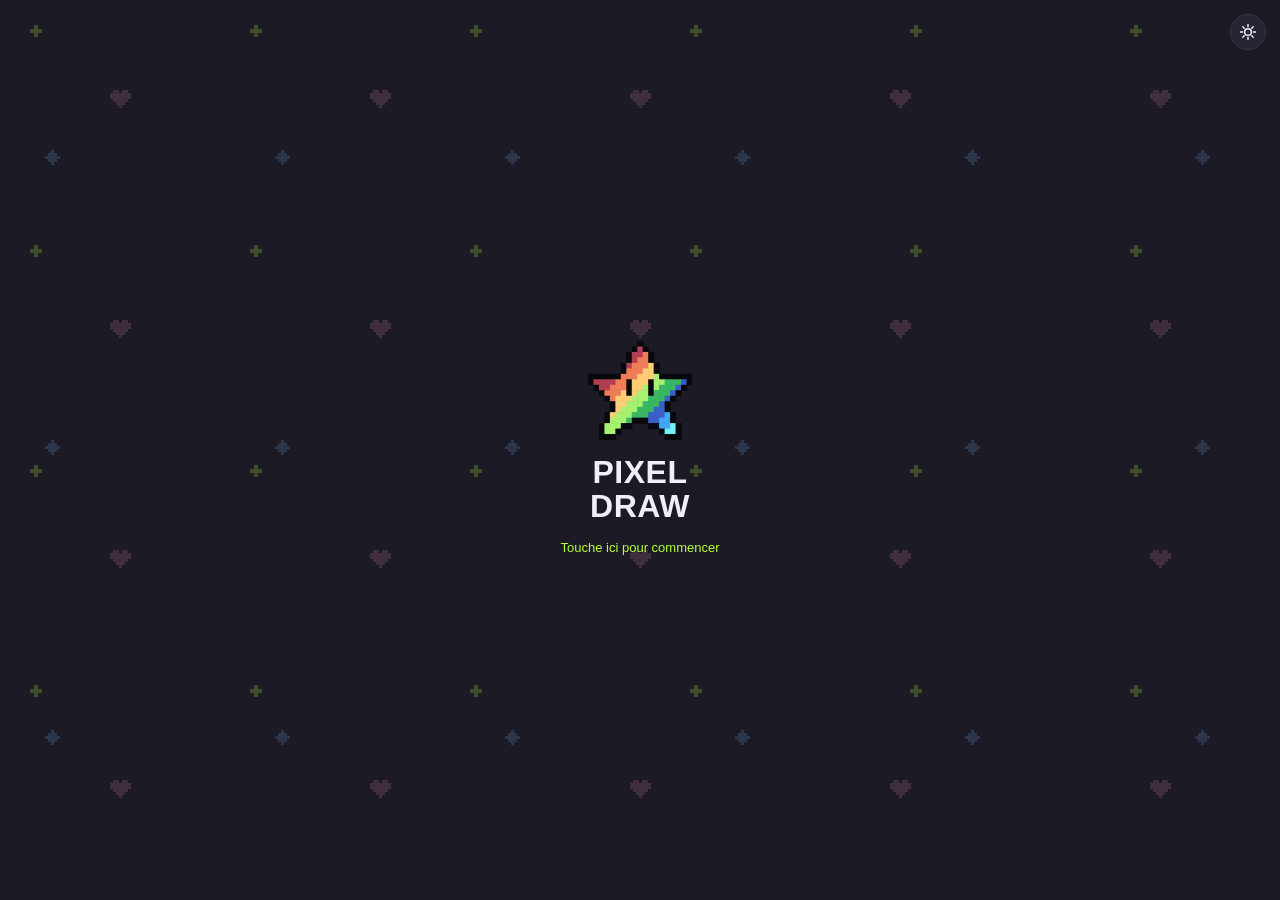
<file: index.html>
<!DOCTYPE html>
<html lang="fr">
<head>
<meta charset="UTF-8">
<meta name="viewport" content="width=device-width, initial-scale=1, maximum-scale=4, user-scalable=yes">
<title>Pixel Draw</title>
<link rel="icon" type="image/svg+xml" href="assets/favicon.svg">
<link rel="stylesheet" href="assets/css/style.css">
<script>
(function () {
  try {
    var t = localStorage.getItem('pixelDraw:theme');
    if (t === 'light' || t === 'dark') document.documentElement.setAttribute('data-theme', t);
  } catch (e) {}
})();
</script>
</head>
<body>

  <button class="pill icon-only theme-toggle" id="themeToggleBtn" aria-label="Changer de thème" title="Changer de thème">
    <svg class="theme-icon-sun" viewBox="0 0 24 24" fill="none" stroke="currentColor" stroke-width="2.2" stroke-linecap="round" stroke-linejoin="round"><circle cx="12" cy="12" r="5"/><path d="M12 1v3M12 20v3M1 12h3M20 12h3M4.2 4.2l2.1 2.1M17.7 17.7l2.1 2.1M4.2 19.8l2.1-2.1M17.7 6.3l2.1-2.1"/></svg>
    <svg class="theme-icon-moon" viewBox="0 0 24 24" fill="none" stroke="currentColor" stroke-width="2.2" stroke-linecap="round" stroke-linejoin="round"><path d="M21 12.8A9 9 0 1 1 11.2 3 7 7 0 0 0 21 12.8Z"/></svg>
  </button>

  <!-- ÉCRAN TITRE -->
  <section class="screen screen-title" id="screenTitle" role="button" tabindex="0">
    <canvas id="titleMascot" class="title-mascot"></canvas>
    <div class="title-logo">PIXEL<br>DRAW</div>
    <p class="title-cta">Touche ici pour commencer</p>
  </section>

  <!-- ÉCRAN SÉLECTION -->
  <section class="screen screen-select" id="screenSelect" hidden>
    <div class="select-head">
      <button class="pill icon-only game-back" id="selectBackBtn" aria-label="Retour au titre" title="Retour au titre">
        <svg viewBox="0 0 24 24" fill="none" stroke="currentColor" stroke-width="2.4" stroke-linecap="round" stroke-linejoin="round"><path d="M15 18l-6-6 6-6"/></svg>
      </button>
      <div class="select-title">
        <h2 class="select-name">Choisis ton dessin</h2>
      </div>
      <div class="progress-ring" id="selectProgressRing" aria-hidden="true">
        <svg viewBox="0 0 40 40" width="40" height="40">
          <circle class="progress-ring-track" cx="20" cy="20" r="16"/>
          <circle class="progress-ring-fill" id="selectProgressRingFill" cx="20" cy="20" r="16" pathLength="100"/>
        </svg>
        <span class="progress-ring-label" id="selectProgressRingLabel">0%</span>
      </div>
    </div>

    <div class="puzzle-grid" id="puzzleGrid"></div>

    <div class="pager">
      <button class="pill icon-only" id="pagePrevBtn" title="Page précédente" aria-label="Page précédente">‹</button>
      <div class="page-dots" id="pageDots"></div>
      <button class="pill icon-only" id="pageNextBtn" title="Page suivante" aria-label="Page suivante">›</button>
    </div>
  </section>

  <!-- ÉCRAN DE JEU -->
  <section class="screen screen-game" id="screenGame" hidden>

    <div class="game-head">
      <button class="pill icon-only game-back" id="gameBackBtn" aria-label="Retour à la sélection" title="Retour à la sélection">
        <svg viewBox="0 0 24 24" fill="none" stroke="currentColor" stroke-width="2.4" stroke-linecap="round" stroke-linejoin="round"><path d="M15 18l-6-6 6-6"/></svg>
      </button>
      <div class="game-title">
        <span class="game-name" id="gameName"></span>
        <span class="game-diff" id="gameDiff"></span>
      </div>
      <div class="progress-ring" id="progressRing" aria-hidden="true">
        <svg viewBox="0 0 40 40" width="40" height="40">
          <circle class="progress-ring-track" cx="20" cy="20" r="16"/>
          <circle class="progress-ring-fill" id="progressRingFill" cx="20" cy="20" r="16" pathLength="100"/>
        </svg>
        <span class="progress-ring-label" id="progressRingLabel">0%</span>
      </div>
    </div>

    <div class="hint" id="hint">
      <svg class="hint-icon" viewBox="0 0 24 24" fill="none" stroke="currentColor" stroke-width="2.2" stroke-linecap="round" stroke-linejoin="round" aria-hidden="true"><path d="M9 18h6M10 21h4M12 3a6 6 0 0 0-4 10.4c.6.5 1 1.3 1 2.1V16h6v-.5c0-.8.4-1.6 1-2.1A6 6 0 0 0 12 3Z"/></svg>
      <p>Repère-toi avec les bandes de couleur sur les bords : la même position entre le modèle et la grille vierge indique où poser chaque couleur.</p>
      <button class="hint-close" id="hintClose" aria-label="Fermer l'astuce" title="Fermer l'astuce">×</button>
    </div>

    <div class="reference">
      <span class="reference-label">Modèle à reproduire</span>
      <div class="ref-board">
        <div class="board-grid">
          <div class="guide-corner"></div>
          <div class="guide-top" id="refGuideTop"></div>
          <div class="guide-left" id="refGuideLeft"></div>
          <div class="ref-grid" id="refGrid"></div>
        </div>
      </div>
    </div>

    <div class="progress-row">
      <div class="zoom-group desktop-zoom" id="zoomGroupBoard">
        <button class="zoom-btn" id="zoomOutBtn" title="Zoom arrière (dessin)" aria-label="Zoom arrière (dessin)">
          <svg viewBox="0 0 24 24" fill="none" stroke="currentColor" stroke-width="2.4" stroke-linecap="round" stroke-linejoin="round"><circle cx="11" cy="11" r="8"/><line x1="21" y1="21" x2="16.65" y2="16.65"/><line x1="8" y1="11" x2="14" y2="11"/></svg>
        </button>
        <button class="zoom-btn" id="zoomInBtn" title="Zoom avant (dessin)" aria-label="Zoom avant (dessin)">
          <svg viewBox="0 0 24 24" fill="none" stroke="currentColor" stroke-width="2.4" stroke-linecap="round" stroke-linejoin="round"><circle cx="11" cy="11" r="8"/><line x1="21" y1="21" x2="16.65" y2="16.65"/><line x1="11" y1="8" x2="11" y2="14"/><line x1="8" y1="11" x2="14" y2="11"/></svg>
        </button>
      </div>
      <span class="progress-count" id="progressCount">0/0</span>
      <div class="progress-bar"><div class="progress-bar-fill" id="progressBarFill"></div></div>
      <span class="progress-remaining" id="progressRemaining">0 restantes</span>
      <div class="zoom-group zoom-group-sm desktop-zoom" id="zoomGroupRef">
        <button class="zoom-btn zoom-btn-sm" id="refZoomOutBtn" title="Zoom arrière (modèle)" aria-label="Zoom arrière (modèle)">
          <svg viewBox="0 0 24 24" fill="none" stroke="currentColor" stroke-width="2.6" stroke-linecap="round" stroke-linejoin="round"><circle cx="11" cy="11" r="8"/><line x1="21" y1="21" x2="16.65" y2="16.65"/><line x1="8" y1="11" x2="14" y2="11"/></svg>
        </button>
        <button class="zoom-btn zoom-btn-sm" id="refZoomInBtn" title="Zoom avant (modèle)" aria-label="Zoom avant (modèle)">
          <svg viewBox="0 0 24 24" fill="none" stroke="currentColor" stroke-width="2.6" stroke-linecap="round" stroke-linejoin="round"><circle cx="11" cy="11" r="8"/><line x1="21" y1="21" x2="16.65" y2="16.65"/><line x1="11" y1="8" x2="11" y2="14"/><line x1="8" y1="11" x2="14" y2="11"/></svg>
        </button>
      </div>
    </div>

    <div class="stage">
      <div class="board">
        <div class="board-grid">
          <div class="guide-corner"></div>
          <div class="guide-top" id="guideTop"></div>
          <div class="guide-left" id="guideLeft"></div>
          <div class="grid" id="grid"></div>
        </div>
      </div>

      <div class="palette-wrap">
        <div class="palette" id="palette"></div>
        <div class="palette-edge palette-edge-left" id="paletteEdgeLeft" aria-hidden="true"><i></i></div>
        <div class="palette-edge palette-edge-right" id="paletteEdgeRight" aria-hidden="true"><i></i></div>
      </div>

      <div class="toolbar">
        <button class="pill eraser" id="eraserBtn" title="Gomme">
          <svg viewBox="0 0 24 24" fill="none" stroke="currentColor" stroke-width="2" stroke-linecap="round" stroke-linejoin="round"><path d="M20 20H8l-6-6a2 2 0 0 1 0-2.8l9-9a2 2 0 0 1 2.8 0l6 6a2 2 0 0 1 0 2.8L13 18"/></svg>
          Gomme
        </button>
        <button class="pill solution" id="solutionBtn" title="Solution">
          <svg viewBox="0 0 24 24" fill="none" stroke="currentColor" stroke-width="2" stroke-linecap="round" stroke-linejoin="round"><path d="M1 12s4-8 11-8 11 8 11 8-4 8-11 8-11-8-11-8Z"/><circle cx="12" cy="12" r="3"/></svg>
          Solution
        </button>
      </div>
    </div>
  </section>

<canvas id="fxCanvas"></canvas>
<div class="win-overlay" id="winOverlay">
  <div class="win-card">
    <h2>Terminé ! 🎉</h2>
    <p id="winMessage">Bravo, le dessin est complet.</p>
    <div class="win-actions">
      <button class="pill primary" id="winNextBtn">Dessin suivant ›</button>
      <div class="row">
        <button class="pill" id="winRestartBtn">Recommencer</button>
        <button class="pill" id="winSelectBtn">Sélection</button>
      </div>
    </div>
  </div>
</div>
<div class="toast" id="toast"></div>

<script src="assets/js/app.js"></script>
</body>
</html>
</file>
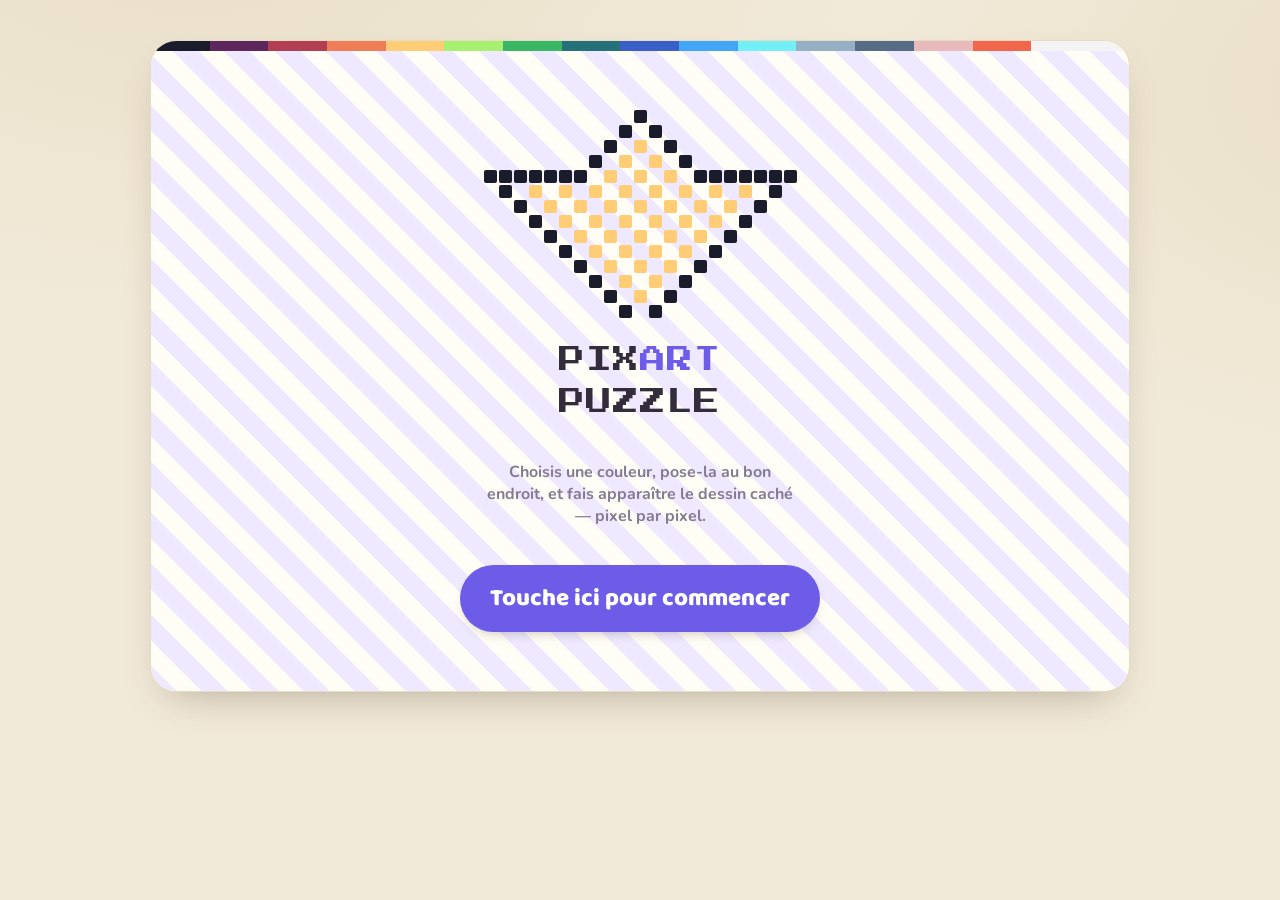
<file: alpha/index.html>
<!DOCTYPE html>
<html lang="fr">
<head>
<meta charset="UTF-8">
<meta name="viewport" content="width=device-width, initial-scale=1, maximum-scale=1, user-scalable=no">
<title>Pixel Draw</title>
<link rel="icon" type="image/svg+xml" href="assets/favicon.svg">
<link rel="preconnect" href="https://fonts.googleapis.com">
<link rel="stylesheet" href="https://fonts.googleapis.com/css2?family=Baloo+2:wght@500;700;800&family=Nunito:wght@400;600;700;800&family=Press+Start+2P&display=swap">
<link rel="stylesheet" href="assets/css/style.css">
</head>
<body>

<div class="console">
  <div class="paint-strip"></div>
  <div class="stage">

    <section id="screen-title" class="screen">
      <div class="logo-pixels" id="mascot"></div>
      <div class="wordmark">PIX<span>ART</span><br>PUZZLE</div>
      <p class="tagline">Choisis une couleur, pose-la au bon endroit, et fais apparaître le dessin caché — pixel par pixel.</p>
      <div class="cta-blink">Touche ici pour commencer</div>
    </section>

    <section id="screen-select" class="screen" hidden>
      <div class="select-head">
        <div>
          <h2>Choisis ton dessin</h2>
          <div class="select-sub" id="select-sub"></div>
        </div>
        <div class="pager">
          <button class="round-btn" id="page-prev" aria-label="Page précédente">◀</button>
          <div class="page-dots" id="page-indicator">1 / 3</div>
          <button class="round-btn" id="page-next" aria-label="Page suivante">▶</button>
        </div>
      </div>
      <div class="puzzle-grid" id="puzzle-grid"></div>
      <p class="note">9 dessins jouables aujourd'hui · d'autres arrivent bientôt 🎨</p>
    </section>

    <section id="screen-draw" class="screen" hidden>
      <div class="draw-top">
        <button class="round-btn" id="btn-back-top" aria-label="Retour">←</button>
        <div class="draw-title">
          <span class="name" id="draw-name">—</span>
          <span class="pill" id="draw-diff">Easy</span>
        </div>
        <div class="counter">
          <span class="num" id="draw-remaining">0</span>
          <span class="lbl">restants</span>
        </div>
      </div>

      <div class="draw-body">
        <div class="ref-panel">
          <span class="lbl">Modèle</span>
          <canvas id="ref-canvas"></canvas>
          <span class="ref-total" id="ref-total">0 pixels</span>
        </div>

        <div class="grid-wrap" id="grid-wrap">
          <canvas id="main-canvas"></canvas>
          <canvas id="fx-canvas" class="overlay-canvas"></canvas>
          <div class="toast" id="toast"></div>
          <div class="win-overlay" id="win-overlay">
            <canvas class="win-canvas" id="win-canvas"></canvas>
            <h2>🎉 Terminé !</h2>
            <p class="tagline" id="win-sub">Bravo, le dessin est complet.</p>
            <div class="win-actions">
              <button class="btn-primary" id="win-next">Dessin suivant</button>
              <button class="btn-ghost" id="win-back">Retour aux dessins</button>
            </div>
          </div>
        </div>

        <div class="palette-rail" id="palette-rail"></div>
      </div>

      <div class="tools">
        <button class="tool-btn erase" id="btn-erase"><span class="ico">🧽</span>Effacer</button>
        <button class="tool-btn hint" id="btn-hint"><span class="ico">💡</span>Solution</button>
        <button class="tool-btn back" id="btn-back-bottom"><span class="ico">↩</span>Retour</button>
        <button class="tool-btn cheat" id="btn-cheat"><span class="ico">✓</span>Terminer (démo)</button>
      </div>
    </section>

  </div>
</div>

<script src="assets/js/app.js"></script>
</body>
</html>
</file>
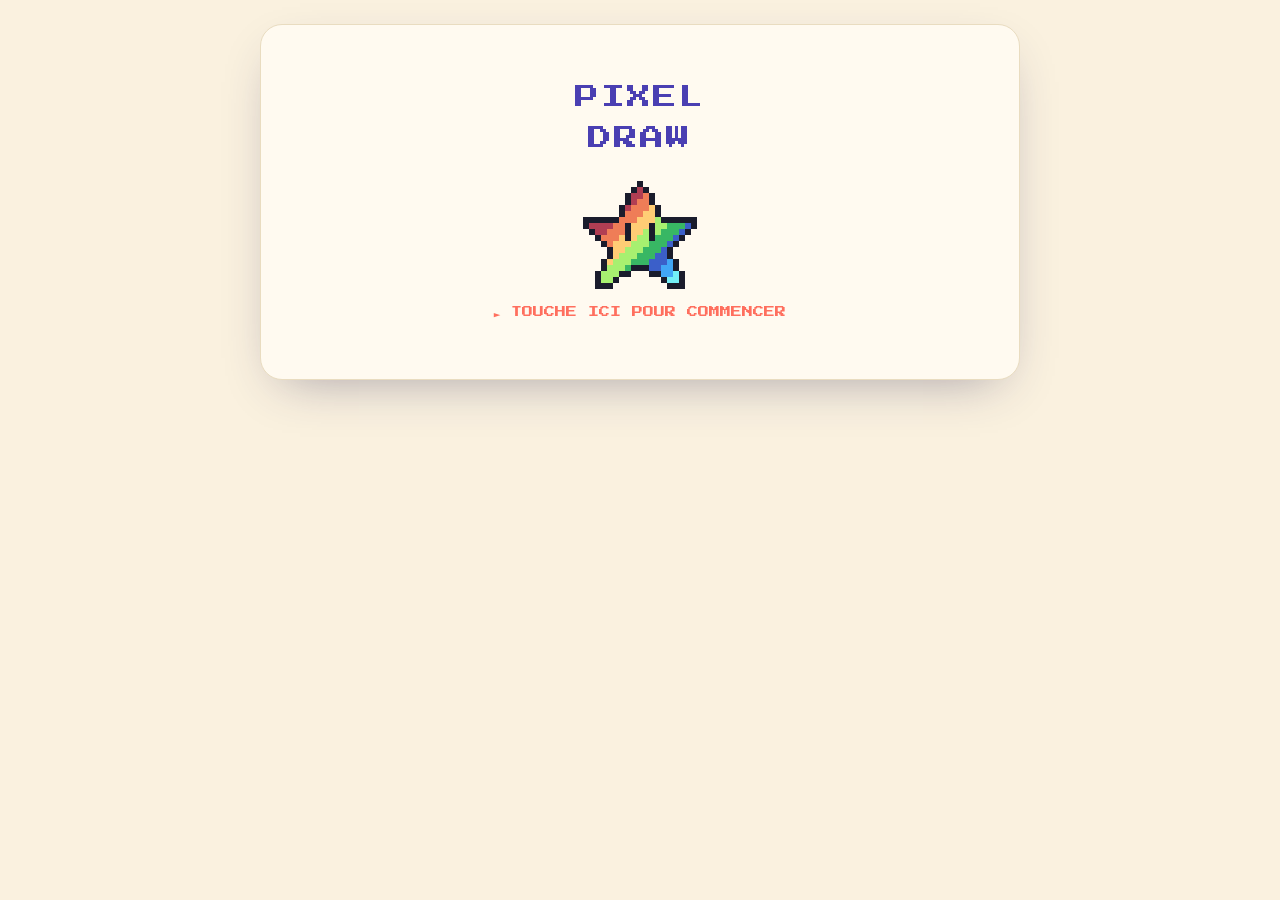
<file: v1/index.html>
<!DOCTYPE html>
<html lang="fr">
<head>
<meta charset="UTF-8">
<meta name="viewport" content="width=device-width, initial-scale=1, maximum-scale=1, user-scalable=no">
<title>Pixel Draw</title>
<link rel="icon" type="image/svg+xml" href="assets/favicon.svg">
<link rel="preconnect" href="https://fonts.googleapis.com">
<link rel="preconnect" href="https://fonts.gstatic.com" crossorigin>
<link href="https://fonts.googleapis.com/css2?family=Baloo+2:wght@500;700&family=Nunito:wght@400;700;800&family=Press+Start+2P&display=swap" rel="stylesheet">
<link rel="stylesheet" href="assets/css/style.css">
</head>
<body>

<div class="wrap">
  <div class="card">

    <!-- TITRE -->
    <section class="screen pad active" id="s-title" data-screen="title">
      <div class="logo">PIXEL<br>DRAW</div>
      <canvas id="mascot" width="120" height="120"></canvas>
      <div class="go">&#9658; TOUCHE ICI POUR COMMENCER</div>
    </section>

    <!-- SÉLECTION -->
    <section class="screen pad" id="s-select" data-screen="select">
      <div class="selhead">
        <button class="btn" id="selBack">‹ Titre</button>
        <h2>Choisis ton dessin</h2>
        <span class="pixel" id="selCounter" style="font-size:9px;color:var(--ink-soft)"></span>
      </div>
      <div class="thumbs" id="thumbs"></div>
      <div class="pager">
        <button class="btn" id="pgPrev">‹</button>
        <span class="pixel" id="selPager"></span>
        <button class="btn" id="pgNext">›</button>
      </div>
    </section>

    <!-- JEU -->
    <section class="screen pad" id="s-game" data-screen="game">
      <div class="topbar">
        <button class="btn" id="gmBack">‹ Retour</button>
        <div class="mid">
          <div class="pname" id="hudName"></div>
          <div class="pdiff" id="hudDiff"></div>
        </div>
        <div class="rem">restants&nbsp;<span id="hudRemaining">0</span></div>
      </div>
      <div class="game-body">
        <div class="model">
          <canvas id="modelCanvas"></canvas>
          <div class="cap"><span id="modelTotal">0</span> pixels</div>
        </div>
        <div id="gridWrap"><canvas id="gridCanvas"></canvas></div>
        <div class="palette" id="palette"></div>
      </div>
      <div class="toolbar">
        <button class="btn tool" id="tErase">🧽 Effacer</button>
        <button class="btn tool" id="tSolution">👁 Solution</button>
        <button class="btn" id="tBack">↩ Retour</button>
        <button class="btn" id="tSolve" style="display:none">⚡ Résoudre</button>
      </div>
    </section>
  </div>
</div>

<canvas id="fxCanvas"></canvas>
<div id="winOverlay"><div class="wincard">
  <h2>Terminé ! 🎉</h2>
  <p>Beau travail.</p>
  <div class="row">
    <button class="btn primary" id="winNext">Dessin suivant ›</button>
    <button class="btn" id="winBack">Sélection</button>
  </div>
</div></div>
<div id="toast"></div>

<script src="assets/js/app.js"></script>
</body>
</html>
</file>
<file: assets/css/style.css>
:root {
  --bg-app: #1c1b25;
  --panel: #262533;
  --panel-edge: #383650;
  --track: #2c2a3c;
  --accent: #b4ff39;
  --accent-text: var(--accent);
  --accent-ink: #1c2607;
  --text-primary: #f2eef7;
  --text-muted: #9992ab;
  --text-faint: #656180;
  --canvas-well: #14161b;
  --canvas-cell: #1a1c22;
  --canvas-checker: #21232b;
  --zoom: 1;
  --ref-zoom: 1;
  --puzzle-ratio: 1;
}

html[data-theme="light"] {
  --bg-app: #f5efe0;
  --panel: #fdfaf3;
  --panel-edge: #e6dac0;
  --track: #efe6d2;
  --accent-text: #5c8a1a;
  --text-primary: #3a3122;
  --text-muted: #8a7d63;
  --text-faint: #ab9d80;
  --canvas-well: #efe4c9;
  --canvas-cell: #f2e9d3;
  --canvas-checker: #e8dbb9;
}

* { box-sizing: border-box; -webkit-tap-highlight-color: transparent; }

html {
  margin: 0;
  padding: 0;
  background-color: var(--bg-app);
  background-repeat: repeat;
  background-attachment: fixed;
  background-image:
    url("data:image/svg+xml,%3Csvg xmlns='http://www.w3.org/2000/svg' width='220' height='220'%3E%3Cg fill='%23b4ff39' fill-opacity='0.22'%3E%3Crect x='34' y='25' width='4' height='4'/%3E%3Crect x='30' y='29' width='4' height='4'/%3E%3Crect x='34' y='29' width='4' height='4'/%3E%3Crect x='38' y='29' width='4' height='4'/%3E%3Crect x='34' y='33' width='4' height='4'/%3E%3C/g%3E%3C/svg%3E"),
    url("data:image/svg+xml,%3Csvg xmlns='http://www.w3.org/2000/svg' width='260' height='230'%3E%3Cg fill='%23e37fae' fill-opacity='0.18'%3E%3Crect x='113' y='90' width='6' height='3'/%3E%3Crect x='122' y='90' width='6' height='3'/%3E%3Crect x='110' y='93' width='21' height='3'/%3E%3Crect x='110' y='96' width='21' height='3'/%3E%3Crect x='113' y='99' width='15' height='3'/%3E%3Crect x='116' y='102' width='9' height='3'/%3E%3Crect x='119' y='105' width='3' height='3'/%3E%3C/g%3E%3C/svg%3E"),
    url("data:image/svg+xml,%3Csvg xmlns='http://www.w3.org/2000/svg' width='230' height='290'%3E%3Cg fill='%236fb3f2' fill-opacity='0.18'%3E%3Crect x='51' y='150' width='3' height='3'/%3E%3Crect x='48' y='153' width='9' height='3'/%3E%3Crect x='45' y='156' width='15' height='3'/%3E%3Crect x='48' y='159' width='9' height='3'/%3E%3Crect x='51' y='162' width='3' height='3'/%3E%3C/g%3E%3C/svg%3E");
}

body {
  margin: 0;
  padding: 0;
  color: var(--text-primary);
  font-family: -apple-system, BlinkMacSystemFont, "Segoe UI", Roboto, Helvetica, Arial, sans-serif;
  display: flex;
  flex-direction: column;
  align-items: center;
  min-height: 100vh;
  padding: 26px 18px 30px;
}


.screen {
  width: 100%;
  display: flex;
  flex-direction: column;
  align-items: center;
}

.screen[hidden] {
  display: none;
}

/* ---------- écran titre ---------- */

.screen-title {
  flex: 1;
  justify-content: center;
  gap: 16px;
  min-height: calc(100vh - 56px);
  text-align: center;
  cursor: pointer;
}

.title-mascot {
  image-rendering: pixelated;
}

.title-logo {
  font-size: 32px;
  font-weight: 800;
  line-height: 1.05;
  letter-spacing: 0.5px;
}

.title-cta {
  margin: 0;
  font-size: 13px;
  color: var(--accent-text);
  animation: title-blink 1.4s ease-in-out infinite;
}

@keyframes title-blink {
  0%, 100% { opacity: 1; }
  50% { opacity: 0.35; }
}

@media (prefers-reduced-motion: reduce) {
  .title-cta { animation: none; }
}

/* ---------- écran sélection ---------- */

.screen-select {
  flex: none;
  height: calc(100vh - 56px);
  overflow: hidden;
}

.select-head {
  display: flex;
  align-items: center;
  gap: 10px;
  width: 100%;
  max-width: 420px;
  margin-bottom: 16px;
  flex-shrink: 0;
}

.select-title {
  flex: 1;
  min-width: 0;
  display: flex;
  flex-direction: column;
  align-items: center;
  line-height: 1.3;
  text-align: center;
  gap: 2px;
}

.select-name {
  margin: 0;
  font-size: 14px;
  font-weight: 700;
}

.puzzle-grid {
  display: grid;
  grid-template-columns: repeat(2, 1fr);
  grid-auto-rows: 1fr;
  gap: 14px;
  width: 100%;
  max-width: 420px;
  flex: 1;
  min-height: 0;
  overflow-y: auto;
  -webkit-overflow-scrolling: touch;
  padding-bottom: 2px;
}

.puzzle-card {
  position: relative;
  display: flex;
  flex-direction: column;
  align-items: center;
  gap: 8px;
  min-height: 0;
  background: var(--panel);
  border: 1px solid var(--panel-edge);
  border-radius: 18px;
  padding: 10px 10px 12px;
  cursor: pointer;
  box-shadow: 0 14px 26px -18px rgba(0, 0, 0, 0.65);
  transition: transform 0.15s ease, box-shadow 0.15s ease;
}

.puzzle-card:active {
  transform: scale(0.95);
}

.puzzle-thumb {
  position: relative;
  width: 100%;
  flex: 1;
  min-height: 0;
  border-radius: 12px;
  background: var(--canvas-well);
  box-shadow: inset 0 0 0 1px var(--panel-edge);
  display: flex;
  align-items: center;
  justify-content: center;
  overflow: hidden;
}

.puzzle-card canvas {
  display: block;
  width: 100%;
  height: 100%;
  object-fit: contain;
  image-rendering: pixelated;
}

.puzzle-locked-box {
  width: 100%;
  height: 100%;
  display: flex;
  align-items: center;
  justify-content: center;
  color: var(--text-faint);
}

.puzzle-locked-box svg {
  width: 32px;
  height: 32px;
}

.puzzle-gem {
  position: absolute;
  top: 6px;
  right: 6px;
  width: 18px;
  height: 18px;
  filter: drop-shadow(0 1px 2px rgba(0, 0, 0, 0.55));
}

.puzzle-gem svg {
  display: block;
  width: 100%;
  height: 100%;
}

.puzzle-card.empty {
  cursor: default;
  opacity: 0.35;
  border-style: dashed;
  box-shadow: none;
  justify-content: center;
}

.puzzle-empty-mark {
  font-size: 24px;
  color: var(--text-muted);
}

.pager {
  display: flex;
  align-items: center;
  justify-content: center;
  gap: 16px;
  margin-top: 16px;
  flex-shrink: 0;
}

.page-dots {
  display: flex;
  align-items: center;
  gap: 6px;
}

.page-dot {
  appearance: none;
  width: 6px;
  height: 6px;
  padding: 0;
  border: none;
  border-radius: 999px;
  background: var(--panel-edge);
  cursor: pointer;
  transition: width 0.2s ease, background 0.2s ease;
}

.page-dot.active {
  width: 18px;
  background: var(--accent);
}

.puzzle-name {
  font-size: 13px;
  font-weight: 700;
  text-align: center;
  color: var(--text-primary);
}

.badge-check {
  position: absolute;
  top: -6px;
  right: -6px;
  width: 20px;
  height: 20px;
  border-radius: 50%;
  background: var(--accent);
  color: var(--accent-ink);
  font-size: 11px;
  font-weight: 800;
  display: flex;
  align-items: center;
  justify-content: center;
  box-shadow: 0 0 0 3px var(--bg-app);
}

.puzzle-card.shake {
  animation: card-shake 0.32s;
}

@keyframes card-shake {
  10%, 90% { transform: translateX(-2px); }
  20%, 80% { transform: translateX(3px); }
  30%, 50%, 70% { transform: translateX(-5px); }
  40%, 60% { transform: translateX(5px); }
}

@media (prefers-reduced-motion: reduce) {
  .puzzle-card.shake { animation: none; }
}

.toast {
  position: fixed;
  left: 50%;
  bottom: 24px;
  transform: translateX(-50%) translateY(10px);
  z-index: 80;
  background: var(--panel);
  border: 1px solid var(--panel-edge);
  color: var(--text-primary);
  padding: 10px 16px;
  border-radius: 999px;
  font-size: 12.5px;
  max-width: 80vw;
  text-align: center;
  opacity: 0;
  pointer-events: none;
  box-shadow: 0 10px 24px -12px rgba(0, 0, 0, 0.55);
  transition: opacity 0.2s ease, transform 0.2s ease;
}

.toast.show {
  opacity: 1;
  transform: translateX(-50%) translateY(0);
}

/* ---------- barre du haut (écran de jeu) ---------- */

.game-head {
  display: flex;
  align-items: center;
  gap: 10px;
  width: 100%;
  max-width: 340px;
  margin-bottom: 14px;
}

.game-back {
  width: 36px;
  height: 36px;
  flex-shrink: 0;
  padding: 0;
  justify-content: center;
}

.game-back svg {
  width: 16px;
  height: 16px;
}

.theme-toggle {
  width: 36px;
  height: 36px;
  flex-shrink: 0;
  padding: 0;
  justify-content: center;
  position: fixed;
  top: 14px;
  right: 14px;
  z-index: 20;
}

.theme-toggle.in-header {
  position: static;
}

.theme-toggle svg {
  width: 16px;
  height: 16px;
}

.theme-toggle .theme-icon-moon {
  display: none;
}

html[data-theme="light"] .theme-toggle .theme-icon-sun {
  display: none;
}

html[data-theme="light"] .theme-toggle .theme-icon-moon {
  display: block;
}

.game-title {
  flex: 1;
  min-width: 0;
  display: flex;
  flex-direction: column;
  align-items: center;
  line-height: 1.3;
  text-align: center;
  gap: 2px;
}

.game-name {
  font-size: 14px;
  font-weight: 700;
}

.game-diff {
  font-size: 10px;
  font-weight: 800;
  letter-spacing: 0.02em;
  color: var(--accent-ink);
  background: var(--accent);
  padding: 2px 9px;
  border-radius: 999px;
}

.progress-ring {
  position: relative;
  width: 40px;
  height: 40px;
  flex-shrink: 0;
}

.progress-ring-track {
  fill: none;
  stroke: var(--panel-edge);
  stroke-width: 4;
}

.progress-ring-fill {
  fill: none;
  stroke: var(--accent);
  stroke-width: 4;
  stroke-linecap: round;
  stroke-dasharray: 100;
  stroke-dashoffset: 100;
  transform-origin: 20px 20px;
  transform: rotate(-90deg);
  transition: stroke-dashoffset 0.25s ease;
}

.progress-ring-label {
  position: absolute;
  inset: 0;
  display: flex;
  align-items: center;
  justify-content: center;
  font-size: 10px;
  font-weight: 800;
  font-variant-numeric: tabular-nums;
}

.head {
  text-align: center;
  margin-bottom: 16px;
  max-width: 320px;
}

.head h1 {
  margin: 0 0 6px;
  font-size: 21px;
  font-weight: 600;
}

.head p {
  margin: 0;
  font-size: 13px;
  line-height: 1.5;
  color: var(--text-muted);
}

.reference {
  display: flex;
  flex-direction: column;
  align-items: center;
  gap: 8px;
  width: 100%;
  max-width: 340px;
  margin-bottom: 14px;
  padding: 12px;
  background: var(--panel);
  border: 1px solid var(--panel-edge);
  border-radius: 16px;
}

.reference-label {
  font-size: 10px;
  font-weight: 800;
  letter-spacing: 0.06em;
  text-transform: uppercase;
  color: var(--text-muted);
}

.ref-board {
  width: calc(120px * var(--ref-zoom, 1));
  aspect-ratio: var(--puzzle-ratio, 1);
  transition: width 0.18s ease;
}

.ref-board .board-grid {
  grid-template-columns: 5px 1fr;
  grid-template-rows: 5px 1fr;
}

.ref-grid {
  display: grid;
  width: 100%;
  height: 100%;
  gap: 1px;
  background: var(--panel-edge);
  border-radius: 8px;
  overflow: hidden;
  box-shadow: 0 0 0 1px var(--panel-edge);
}

.ref-cell {
  background-color: var(--canvas-cell);
  transform: scale(1);
  opacity: 1;
  transform-origin: center;
}

@media (prefers-reduced-motion: reduce) {
  .ref-cell { transition: none !important; }
}

.progress-row {
  display: flex;
  align-items: center;
  gap: 9px;
  width: 100%;
  max-width: 340px;
  margin-bottom: 14px;
  padding: 0 2px;
}

.desktop-zoom {
  display: none;
}

@media (min-width: 760px) {
  .desktop-zoom {
    display: flex;
  }
}

.zoom-group {
  display: flex;
  align-items: center;
  flex-shrink: 0;
  border: 1px solid var(--panel-edge);
  border-radius: 10px;
  overflow: hidden;
}

.zoom-group-sm {
  border-radius: 9px;
}

.zoom-btn {
  appearance: none;
  width: 26px;
  height: 26px;
  padding: 0;
  border: none;
  background: var(--panel);
  color: var(--text-primary);
  display: flex;
  align-items: center;
  justify-content: center;
  cursor: pointer;
}

.zoom-btn + .zoom-btn {
  border-left: 1px solid var(--panel-edge);
}

.zoom-btn-sm {
  width: 22px;
  height: 22px;
}

.zoom-btn svg {
  width: 12px;
  height: 12px;
}

.zoom-btn-sm svg {
  width: 10px;
  height: 10px;
}

.zoom-btn:disabled {
  opacity: 0.35;
  cursor: default;
}

.progress-count {
  font-size: 11px;
  font-weight: 800;
  color: var(--text-muted);
  white-space: nowrap;
}

.progress-remaining {
  font-size: 11px;
  font-weight: 800;
  color: var(--accent-text);
  white-space: nowrap;
}

.progress-bar {
  flex: 1;
  height: 7px;
  border-radius: 999px;
  background: var(--track);
  overflow: hidden;
}

.progress-bar-fill {
  width: 0%;
  height: 100%;
  border-radius: 999px;
  background: linear-gradient(90deg, #8fe62c, var(--accent));
  transition: width 0.25s ease;
}

.stage {
  width: min(96vw, calc(340px * var(--zoom, 1)));
  transition: width 0.18s ease;
}

.hint {
  position: fixed;
  top: 14px;
  right: 14px;
  z-index: 40;
  display: flex;
  align-items: flex-start;
  gap: 8px;
  max-width: min(76vw, 260px);
  background: rgba(180, 255, 57, 0.1);
  border: 1px solid rgba(180, 255, 57, 0.28);
  border-radius: 13px;
  padding: 10px 32px 10px 12px;
  box-shadow: 0 10px 24px -12px rgba(0, 0, 0, 0.55);
}

.hint-icon {
  flex-shrink: 0;
  width: 16px;
  height: 16px;
  margin-top: 1px;
  color: var(--accent-text);
}

.hint p {
  margin: 0;
  font-size: 12px;
  line-height: 1.5;
  color: var(--text-primary);
}

.hint-close {
  position: absolute;
  top: 4px;
  right: 4px;
  width: 24px;
  height: 24px;
  border: none;
  border-radius: 6px;
  background: transparent;
  color: var(--text-muted);
  font-size: 16px;
  line-height: 1;
  cursor: pointer;
}

.hint-close:hover {
  color: var(--text-primary);
  background: var(--panel-edge);
}

.hint.hidden {
  display: none;
}

.board {
  width: 100%;
  aspect-ratio: var(--puzzle-ratio, 1);
  background: var(--panel);
  border-radius: 18px;
  padding: 10px;
  box-shadow:
    0 0 0 1px var(--panel-edge),
    0 0 0 3px rgba(180, 255, 57, 0.14),
    0 20px 40px -20px rgba(0, 0, 0, 0.65);
}

.board-grid {
  display: grid;
  grid-template-columns: 9px 1fr;
  grid-template-rows: 9px 1fr;
  gap: 2px;
  width: 100%;
  height: 100%;
}

.guide-corner { }

.guide-top,
.guide-left {
  display: flex;
  gap: 1px;
}

.guide-left {
  flex-direction: column;
}

.guide-top i,
.guide-left i {
  flex: 1;
  min-width: 0;
  min-height: 0;
  border-radius: 2px;
}

.grid {
  position: relative;
  display: grid;
  width: 100%;
  height: 100%;
  gap: 1px;
  background: var(--panel-edge);
  touch-action: pinch-zoom;
  border-radius: 4px;
  overflow: hidden;
}

.burst-layer {
  position: absolute;
  inset: 0;
  pointer-events: none;
}

.cell {
  position: relative;
  background-color: var(--canvas-cell);
  background-image:
    linear-gradient(45deg, var(--canvas-checker) 25%, transparent 25%, transparent 75%, var(--canvas-checker) 75%),
    linear-gradient(45deg, var(--canvas-checker) 25%, transparent 25%, transparent 75%, var(--canvas-checker) 75%);
  background-size: 10px 10px;
  background-position: 0 0, 5px 5px;
}

.cell.pop {
  animation: cell-pop 0.3s cubic-bezier(0.34, 1.56, 0.64, 1);
}

@keyframes cell-pop {
  0% { transform: scale(0.35); }
  55% { transform: scale(1.28); }
  80% { transform: scale(0.92); }
  100% { transform: scale(1); }
}

.cell.hint-wrong {
  outline: 3px solid hsl(0 90% 55%);
  outline-offset: -3px;
  animation: hint-cycle 1.2s linear infinite;
  z-index: 1;
}

@keyframes hint-cycle {
  0%   { outline-color: hsl(0 90% 55%); }
  25%  { outline-color: hsl(90 90% 55%); }
  50%  { outline-color: hsl(180 90% 55%); }
  75%  { outline-color: hsl(270 90% 55%); }
  100% { outline-color: hsl(360 90% 55%); }
}

@media (prefers-reduced-motion: reduce) {
  .cell.hint-wrong { animation: none; }
}

.burst {
  position: absolute;
  width: 0;
  height: 0;
}

.particle {
  position: absolute;
  top: 50%;
  left: 50%;
  width: 4px;
  height: 4px;
  border-radius: 50%;
  transform: translate(-50%, -50%);
  animation: burst-fly 0.4s ease-out forwards;
}

.particle.glow {
  box-shadow: 0 0 0 1px rgba(255, 255, 255, 0.85), 0 0 5px rgba(255, 255, 255, 0.6);
}

.particle.implode {
  animation-name: burst-fly-in;
}

.ring {
  position: absolute;
  top: 50%;
  left: 50%;
  width: 6px;
  height: 6px;
  border-radius: 50%;
  border: 2px solid #ffffff;
  transform: translate(-50%, -50%) scale(0.4);
  opacity: 0.9;
  animation: ring-pulse 0.42s ease-out forwards;
}

@keyframes ring-pulse {
  0% { transform: translate(-50%, -50%) scale(0.4); opacity: 0.9; }
  100% { transform: translate(-50%, -50%) scale(3.4); opacity: 0; }
}

@keyframes burst-fly {
  0% { transform: translate(-50%, -50%) translate(0, 0) scale(1); opacity: 1; }
  100% { transform: translate(-50%, -50%) translate(var(--tx), var(--ty)) scale(0); opacity: 0; }
}

@keyframes burst-fly-in {
  0% { transform: translate(-50%, -50%) translate(var(--tx), var(--ty)) scale(1); opacity: 1; }
  100% { transform: translate(-50%, -50%) translate(0, 0) scale(0.3); opacity: 0; }
}

.palette-wrap {
  position: relative;
  width: 100%;
  margin-top: 18px;
}

.palette {
  display: flex;
  gap: 15px;
  width: 100%;
  overflow-x: auto;
  scrollbar-width: none;
  padding: 2px 22px 2px;
}

.palette::-webkit-scrollbar {
  display: none;
}

.palette-edge {
  position: absolute;
  top: 0;
  bottom: 0;
  width: 26px;
  display: flex;
  align-items: center;
  pointer-events: none;
  opacity: 0;
  transition: opacity 0.2s ease;
}

.palette-edge.show {
  opacity: 1;
}

.palette-edge i {
  display: block;
  width: 0;
  height: 0;
}

.palette-edge-left {
  left: 0;
  justify-content: flex-start;
  background: linear-gradient(90deg, var(--bg-app) 35%, transparent);
}

.palette-edge-left i {
  border-top: 5px solid transparent;
  border-bottom: 5px solid transparent;
  border-right: 6px solid var(--text-primary);
}

.palette-edge-right {
  right: 0;
  justify-content: flex-end;
  background: linear-gradient(270deg, var(--bg-app) 35%, transparent);
}

.palette-edge-right i {
  border-top: 5px solid transparent;
  border-bottom: 5px solid transparent;
  border-left: 6px solid var(--accent);
}

.swatch-item {
  display: flex;
  flex-direction: column;
  align-items: center;
  gap: 5px;
  flex-shrink: 0;
}

.swatch-holder {
  position: relative;
}

.swatch-count {
  font-size: 11.5px;
  font-weight: 800;
  font-variant-numeric: tabular-nums;
  color: var(--text-primary);
}

.swatch-item.depleted .swatch-count {
  color: var(--text-faint);
}

.swatch-item.depleted .swatch {
  opacity: 0.32;
  pointer-events: none;
}

.swatch-check {
  position: absolute;
  top: -4px;
  right: -4px;
  width: 17px;
  height: 17px;
  border-radius: 999px;
  background: var(--panel-edge);
  display: none;
  align-items: center;
  justify-content: center;
}

.swatch-check svg {
  width: 10px;
  height: 10px;
}

.swatch-item.depleted .swatch-check {
  display: flex;
}

.swatch {
  width: 50px;
  aspect-ratio: 1 / 1;
  border-radius: 16px;
  border: 3px solid rgba(255, 255, 255, 0.16);
  cursor: pointer;
  padding: 0;
}

.swatch.selected {
  border-color: var(--text-primary);
  transform: scale(1.06);
}

.toolbar {
  display: flex;
  gap: 8px;
  width: 100%;
  margin-top: 18px;
}

.toolbar .pill {
  flex: 1;
  justify-content: center;
  height: 46px;
  border-radius: 14px;
  font-weight: 800;
}

.toolbar .pill.solution {
  background: transparent;
  border-color: rgba(180, 255, 57, 0.4);
  color: var(--accent-text);
}

.pill {
  appearance: none;
  border: 1px solid var(--panel-edge);
  background: var(--panel);
  color: var(--text-primary);
  font-size: 12.5px;
  font-family: inherit;
  padding: 8px 13px;
  border-radius: 999px;
  cursor: pointer;
  display: flex;
  align-items: center;
  gap: 6px;
}

.pill[hidden] {
  display: none;
}

.pill svg {
  width: 14px;
  height: 14px;
  display: block;
}

.pill.eraser.active {
  border-color: var(--accent-text);
  color: var(--accent-text);
}

.pill:disabled {
  opacity: 0.4;
  cursor: default;
}

.pill.icon-only {
  padding: 8px;
}

.pill.icon-only svg {
  width: 16px;
  height: 16px;
}

#fxCanvas {
  position: fixed;
  inset: 0;
  pointer-events: none;
  z-index: 60;
}

.win-overlay {
  position: fixed;
  inset: 0;
  background: rgba(10, 11, 14, 0.62);
  display: none;
  align-items: center;
  justify-content: center;
  z-index: 70;
  padding: 20px;
}

.win-overlay.show {
  display: flex;
}

.win-card {
  background: var(--panel);
  border: 1px solid var(--panel-edge);
  border-radius: 16px;
  padding: 26px 24px;
  text-align: center;
  max-width: 300px;
  box-shadow: 0 18px 40px -18px rgba(0, 0, 0, 0.6);
}

.win-card h2 {
  margin: 0 0 8px;
  font-size: 22px;
}

.win-card p {
  margin: 0 0 16px;
  color: var(--text-muted);
  font-size: 13px;
}

.win-actions {
  display: flex;
  flex-direction: column;
  gap: 8px;
}

.win-actions .row {
  display: flex;
  gap: 8px;
}

.win-actions .row .pill {
  flex: 1;
  justify-content: center;
}

.pill.primary {
  justify-content: center;
  background: var(--accent);
  border-color: var(--accent);
  color: var(--accent-ink);
  font-weight: 700;
}
</file>
<file: alpha/assets/css/style.css>
:root{
    --bg:#f2ead9;
    --bg-2:#e9dfc8;
    --paper:#fffdf6;
    --ink:#332c3b;
    --ink-soft:#847a92;
    --line:#e6dcc4;
    --accent:#6c5ce7;
    --accent-ink:#ffffff;
    --accent-soft:#efe9ff;
    --accent-2:#ff7a59;
    --success:#28a06a;
    --success-soft:#e2f6ec;
    --warn:#dc9a2a;
    --warn-soft:#fbeed8;
    --danger:#df5069;
    --danger-soft:#fbe4e8;
    --shadow: 0 18px 40px -18px rgba(60,40,20,0.35);
    --shadow-sm: 0 6px 14px -8px rgba(60,40,20,0.4);
    --font-display:'Baloo 2', ui-rounded, 'Segoe UI', sans-serif;
    --font-body:'Nunito', ui-sans-serif, 'Segoe UI', sans-serif;
    --font-pixel:'Press Start 2P', 'Courier New', monospace;
  }
  @media (prefers-color-scheme: dark){
    :root:not([data-theme="light"]){
      --bg:#161320;
      --bg-2:#1d1a2c;
      --paper:#221f34;
      --ink:#f1edfa;
      --ink-soft:#a79dc4;
      --line:#332f4c;
      --accent:#a394ff;
      --accent-ink:#1d1a2c;
      --accent-soft:#2c2748;
      --accent-2:#ff9d78;
      --success:#4fd39a;
      --success-soft:#1c3630;
      --warn:#f0b955;
      --warn-soft:#3a2f1c;
      --danger:#ff8296;
      --danger-soft:#3a2230;
      --shadow: 0 18px 40px -18px rgba(0,0,0,0.65);
      --shadow-sm: 0 6px 14px -8px rgba(0,0,0,0.6);
    }
  }
  :root[data-theme="dark"]{
    --bg:#161320;
    --bg-2:#1d1a2c;
    --paper:#221f34;
    --ink:#f1edfa;
    --ink-soft:#a79dc4;
    --line:#332f4c;
    --accent:#a394ff;
    --accent-ink:#1d1a2c;
    --accent-soft:#2c2748;
    --accent-2:#ff9d78;
    --success:#4fd39a;
    --success-soft:#1c3630;
    --warn:#f0b955;
    --warn-soft:#3a2f1c;
    --danger:#ff8296;
    --danger-soft:#3a2230;
    --shadow: 0 18px 40px -18px rgba(0,0,0,0.65);
    --shadow-sm: 0 6px 14px -8px rgba(0,0,0,0.6);
  }

  *{box-sizing:border-box;}
  html,body{margin:0;}
  body{
    background:
      radial-gradient(1200px 700px at 15% -10%, var(--bg-2), transparent 60%),
      radial-gradient(1000px 700px at 110% 10%, var(--bg-2), transparent 55%),
      var(--bg);
    color:var(--ink);
    font-family:var(--font-body);
    min-height:100vh;
    display:flex;
    justify-content:center;
    align-items:flex-start;
    padding:clamp(16px,4vw,40px) 16px;
    -webkit-tap-highlight-color: transparent;
  }
  h1,h2,h3{font-family:var(--font-display); text-wrap:balance; margin:0;}
  button{font-family:inherit;}

  .console{
    width:100%;
    max-width:980px;
    background:var(--paper);
    border-radius:26px;
    box-shadow:var(--shadow);
    overflow:hidden;
    border:1px solid var(--line);
  }
  .paint-strip{
    height:10px;
    width:100%;
    background:linear-gradient(90deg,
      #1a1c2c 0 6%, #5d275d 6% 12%, #b13e53 12% 18%, #ef7d57 18% 24%,
      #ffcd75 24% 30%, #a7f070 30% 36%, #38b764 36% 42%, #257179 42% 48%,
      #3b5fc9 48% 54%, #41a6f6 54% 60%, #73eff7 60% 66%, #94b0c2 66% 72%,
      #566c86 72% 78%, #e9babb 78% 84%, #f2664c 84% 90%, #f4f4f4 90% 100%);
  }
  .stage{ position:relative; }

  .screen{ padding:clamp(18px,3.4vw,34px); display:flex; flex-direction:column; gap:18px; }
  .screen[hidden]{ display:none; }

  /* ---------- Title screen ---------- */
  #screen-title{
    align-items:center;
    justify-content:center;
    text-align:center;
    min-height:min(78vh, 640px);
    gap:22px;
    cursor:pointer;
    background:
      repeating-linear-gradient(45deg, var(--accent-soft) 0 18px, transparent 18px 36px);
  }
  .logo-pixels{ display:grid; grid-template-columns:repeat(11,clamp(10px,3.2vw,20px)); gap:2px; }
  .logo-pixels div{ width:100%; aspect-ratio:1; border-radius:2px; }
  .wordmark{
    font-family:var(--font-pixel);
    font-size:clamp(15px,3.6vw,26px);
    line-height:1.6;
    color:var(--ink);
    letter-spacing:1px;
  }
  .wordmark span{ color:var(--accent); }
  .tagline{ color:var(--ink-soft); font-weight:700; max-width:32ch; }
  .cta-blink{
    font-family:var(--font-display);
    font-weight:800;
    font-size:clamp(18px,3vw,24px);
    color:var(--accent-ink);
    background:var(--accent);
    padding:14px 30px;
    border-radius:999px;
    box-shadow:var(--shadow-sm);
    animation: blink 2.1s ease-in-out infinite;
  }
  @keyframes blink{ 0%,55%{opacity:1;} 75%{opacity:.35;} 100%{opacity:1;} }
  @media (prefers-reduced-motion: reduce){ .cta-blink{ animation:none; } }

  /* ---------- Select screen ---------- */
  .select-head{ display:flex; align-items:center; justify-content:space-between; gap:12px; flex-wrap:wrap; }
  .select-head h2{ font-size:clamp(20px,3vw,28px); }
  .select-sub{ color:var(--ink-soft); font-weight:700; font-size:.92rem; }
  .pager{ display:flex; align-items:center; gap:12px; }
  .round-btn{
    width:44px; height:44px; border-radius:50%;
    border:none; background:var(--accent); color:var(--accent-ink);
    font-size:18px; display:flex; align-items:center; justify-content:center;
    cursor:pointer; box-shadow:var(--shadow-sm);
    transition:transform .12s ease;
  }
  .round-btn:disabled{ background:var(--line); color:var(--ink-soft); cursor:not-allowed; box-shadow:none;}
  .round-btn:not(:disabled):active{ transform:scale(.9); }
  .page-dots{ font-family:var(--font-pixel); font-size:12px; color:var(--ink-soft); min-width:64px; text-align:center;}

  .puzzle-grid{
    display:grid;
    grid-template-columns:repeat(3,1fr);
    gap:clamp(10px,2vw,18px);
  }
  @media (max-width:640px){ .puzzle-grid{ grid-template-columns:repeat(2,1fr); } }

  .card{
    position:relative;
    background:var(--bg);
    border:2px solid var(--line);
    border-radius:18px;
    padding:12px;
    display:flex; flex-direction:column; align-items:center; gap:8px;
    cursor:pointer;
    transition:transform .12s ease, box-shadow .12s ease, border-color .12s ease;
  }
  .card:hover{ transform:translateY(-2px); box-shadow:var(--shadow-sm); border-color:var(--accent); }
  .card.locked, .card.soon{ cursor:pointer; opacity:.72; }
  .card.empty{ cursor:default; opacity:.35; border-style:dashed; }
  .card canvas{ image-rendering:pixelated; border-radius:10px; background:var(--paper); box-shadow:inset 0 0 0 1px var(--line); }
  .card .name{ font-weight:800; font-size:.85rem; text-align:center; }
  .pill{
    font-size:.68rem; font-weight:800; padding:3px 10px; border-radius:999px;
    text-transform:uppercase; letter-spacing:.04em;
  }
  .pill.Easy{ background:var(--success-soft); color:var(--success); }
  .pill.Normal{ background:var(--warn-soft); color:var(--warn); }
  .pill.Hard{ background:var(--danger-soft); color:var(--danger); }
  .badge-lock, .badge-check, .badge-soon{
    position:absolute; top:8px; right:8px; font-size:16px;
    background:var(--paper); border-radius:50%; width:28px; height:28px;
    display:flex; align-items:center; justify-content:center; box-shadow:var(--shadow-sm);
  }
  .badge-check{ background:var(--success); color:#fff; }
  .ribbon-soon{
    position:absolute; top:8px; left:8px; font-family:var(--font-pixel); font-size:8px;
    background:var(--accent-2); color:#fff; padding:4px 6px; border-radius:6px;
  }
  .card.shake{ animation:shake .35s; }
  @keyframes shake{ 20%,60%{transform:translateX(-4px);} 40%,80%{transform:translateX(4px);} }

  /* ---------- Draw screen ---------- */
  #screen-draw{ gap:14px; }
  .draw-top{ display:flex; align-items:center; gap:12px; flex-wrap:wrap; }
  .draw-title{ display:flex; flex-direction:column; gap:2px; }
  .draw-title .name{ font-family:var(--font-display); font-weight:800; font-size:1.15rem; }
  .counter{
    margin-left:auto; display:flex; align-items:center; gap:8px;
    background:var(--accent-soft); border-radius:14px; padding:8px 14px;
  }
  .counter .num{ font-family:var(--font-pixel); font-size:15px; color:var(--accent); }
  .counter .lbl{ font-size:.72rem; color:var(--ink-soft); font-weight:800; text-transform:uppercase; }

  .draw-body{ display:flex; gap:18px; align-items:flex-start; flex-wrap:wrap; }
  .ref-panel{
    display:flex; flex-direction:column; align-items:center; gap:6px;
    background:var(--bg); border:2px solid var(--line); border-radius:16px; padding:10px;
  }
  .ref-panel .lbl{ font-size:.68rem; font-weight:800; color:var(--ink-soft); text-transform:uppercase; letter-spacing:.04em; }
  .ref-panel canvas{ image-rendering:pixelated; border-radius:8px; background:var(--paper); }
  .ref-total{ font-family:var(--font-pixel); font-size:11px; color:var(--ink-soft); }

  .grid-wrap{
    position:relative;
    flex:1 1 320px;
    display:flex; justify-content:center;
    background:var(--bg); border:2px solid var(--line); border-radius:16px; padding:14px;
    min-width:280px;
  }
  .grid-wrap canvas{ touch-action:none; cursor:pointer; }
  .overlay-canvas{ position:absolute; left:14px; top:14px; pointer-events:none; }

  .palette-rail{
    display:flex; flex-direction:row; gap:10px; flex-wrap:wrap;
    background:var(--bg); border:2px solid var(--line); border-radius:16px; padding:10px;
    justify-content:center;
    max-width:100%;
  }
  @media (min-width:760px){
    .palette-rail{ flex-direction:column; flex-wrap:wrap; max-height:280px; align-content:flex-start; width:auto; align-self:flex-start; }
  }
  .swatch{
    position:relative; width:52px; height:52px; border-radius:12px; border:3px solid transparent;
    cursor:pointer; box-shadow:var(--shadow-sm); flex:none;
  }
  .swatch.selected{ border-color:var(--ink); transform:scale(1.06); }
  .swatch.empty{ opacity:.35; }
  .swatch .count{
    position:absolute; bottom:-8px; right:-6px; background:var(--paper); color:var(--ink);
    font-family:var(--font-pixel); font-size:9px; padding:2px 4px; border-radius:6px;
    box-shadow:var(--shadow-sm); border:1px solid var(--line);
  }

  .tools{ display:flex; align-items:center; gap:10px; flex-wrap:wrap; }
  .tool-btn{
    display:flex; align-items:center; gap:8px;
    border:none; border-radius:999px; padding:10px 16px;
    font-weight:800; font-size:.85rem; cursor:pointer; box-shadow:var(--shadow-sm);
    background:var(--paper); color:var(--ink); border:2px solid var(--line);
  }
  .tool-btn .ico{ width:26px; height:26px; border-radius:50%; display:flex; align-items:center; justify-content:center; font-size:14px; flex:none; }
  .tool-btn.erase .ico{ background:#f4d35e; }
  .tool-btn.erase.active{ animation: rainbow-pulse 1.1s linear infinite; }
  .tool-btn.hint .ico{ background:var(--danger-soft); color:var(--danger); }
  .tool-btn.back .ico{ background:var(--accent-soft); color:var(--accent); }
  .tool-btn.cheat{ margin-left:auto; opacity:.55; font-size:.72rem; padding:8px 12px; }
  .tool-btn.cheat .ico{ width:20px; height:20px; font-size:11px; background:var(--success-soft); color:var(--success); }
  @keyframes rainbow-pulse{
    0%{ box-shadow:0 0 0 3px #ff5566; } 16%{ box-shadow:0 0 0 3px #ff9d40; }
    33%{ box-shadow:0 0 0 3px #ffe157; } 50%{ box-shadow:0 0 0 3px #57e389; }
    66%{ box-shadow:0 0 0 3px #4fb2ff; } 83%{ box-shadow:0 0 0 3px #9d6bff; }
    100%{ box-shadow:0 0 0 3px #ff5566; }
  }
  @media (prefers-reduced-motion: reduce){ .tool-btn.erase.active{ animation:none; box-shadow:0 0 0 3px var(--accent-2);} }

  .toast{
    position:absolute; left:50%; bottom:18px; transform:translate(-50%,10px);
    background:var(--ink); color:var(--paper); padding:10px 18px; border-radius:999px;
    font-weight:700; font-size:.85rem; opacity:0; pointer-events:none; transition:opacity .2s, transform .2s;
    max-width:88%; text-align:center;
  }
  .toast.show{ opacity:1; transform:translate(-50%,0); }

  .win-overlay{
    position:absolute; inset:0; background:color-mix(in srgb, var(--paper) 88%, transparent);
    backdrop-filter: blur(2px);
    display:flex; align-items:center; justify-content:center; flex-direction:column; gap:16px;
    text-align:center; padding:20px; opacity:0; pointer-events:none; transition:opacity .25s;
  }
  .win-overlay.show{ opacity:1; pointer-events:auto; }
  .win-overlay h2{ font-size:clamp(28px,5vw,42px); color:var(--accent); }
  .win-actions{ display:flex; gap:12px; flex-wrap:wrap; justify-content:center; }
  .btn-primary{
    background:var(--accent); color:var(--accent-ink); border:none; border-radius:999px;
    padding:12px 22px; font-weight:800; font-size:.95rem; cursor:pointer; box-shadow:var(--shadow-sm);
  }
  .btn-primary:disabled{ background:var(--line); color:var(--ink-soft); cursor:not-allowed; }
  .btn-ghost{
    background:transparent; color:var(--ink); border:2px solid var(--line); border-radius:999px;
    padding:12px 22px; font-weight:800; font-size:.95rem; cursor:pointer;
  }
  .win-canvas{ position:absolute; inset:0; pointer-events:none; }

  .note{ text-align:center; color:var(--ink-soft); font-size:.78rem; font-weight:700; }
</file>
<file: v1/assets/css/style.css>
:root{
    --bg:#faf1df; --card:#fffaf0; --ink:#302b57; --ink-soft:#726c9c;
    --accent:#4a3fb2; --accent-2:#ff6f5e; --line:#e9dcc0;
    --cell-blank:#f3ead6; --grid-line:#e2d4b6;
    --pill:#f1e7d2; --shadow:0 18px 50px -22px rgba(48,43,87,.45);
  }
  @media (prefers-color-scheme:dark){
    :root{
      --bg:#16141d; --card:#201d2b; --ink:#ece9ff; --ink-soft:#a29cc9;
      --accent:#9384ff; --accent-2:#ff8574; --line:#332c46;
      --cell-blank:#1a1824; --grid-line:#2b2540;
      --pill:#2a2438; --shadow:0 18px 50px -20px rgba(0,0,0,.6);
    }
  }

  *{box-sizing:border-box}
  html,body{margin:0;padding:0}
  body{
    background:var(--bg); color:var(--ink);
    font-family:'Nunito',-apple-system,BlinkMacSystemFont,system-ui,sans-serif;
    min-height:100vh; display:flex; align-items:flex-start; justify-content:center;
    padding:24px 14px 60px; -webkit-tap-highlight-color:transparent; user-select:none;
  }
  .wrap{width:100%; max-width:760px}
  .card{background:var(--card); border:1px solid var(--line); border-radius:22px;
    overflow:hidden; box-shadow:var(--shadow)}
  .pad{padding:22px 20px 26px}

  h1,h2{font-family:'Baloo 2',cursive; margin:0}
  .btn{font-family:'Baloo 2',cursive; font-size:15px; border:1px solid var(--line);
    background:var(--pill); color:var(--ink); padding:9px 15px; border-radius:999px;
    cursor:pointer; display:inline-flex; align-items:center; gap:7px; line-height:1}
  .btn:hover{border-color:var(--accent)}
  .btn.primary{background:var(--accent); color:#fff; border-color:var(--accent)}
  .pixel{font-family:'Press Start 2P',monospace}

  .screen{display:none}
  .screen.active{display:block}

  /* ---- écran titre ---- */
  #s-title{text-align:center; padding:52px 20px 58px; cursor:pointer}
  #s-title .logo{font-family:'Press Start 2P',monospace; font-size:24px; color:var(--accent);
    letter-spacing:2px; line-height:1.7}
  #s-title canvas{margin:22px auto 18px; display:block; image-rendering:pixelated}
  #s-title .go{font-family:'Press Start 2P',monospace; font-size:11px; color:var(--accent-2);
    animation:blink 1.1s steps(1) infinite}
  @keyframes blink{50%{opacity:0}}

  /* ---- écran sélection ---- */
  .selhead{display:flex; align-items:center; justify-content:space-between; gap:10px; margin-bottom:16px}
  .selhead h2{font-size:18px}
  .thumbs{display:grid; grid-template-columns:repeat(3,1fr); gap:12px}
  .thumb{position:relative; background:var(--pill); border:1px solid var(--line); border-radius:14px;
    padding:10px; min-height:154px; display:flex; flex-direction:column; align-items:center;
    justify-content:center; gap:8px; cursor:pointer}
  .thumb:hover:not(.is-empty){border-color:var(--accent)}
  .thumb canvas{image-rendering:pixelated; max-width:104px; height:auto; border-radius:6px}
  .tmeta{display:flex; flex-direction:column; align-items:center; gap:4px}
  .tname{font-family:'Baloo 2',cursive; font-weight:700; font-size:13px}
  .pill{font-family:'Press Start 2P',monospace; font-size:8px; padding:4px 6px; border-radius:6px; color:#fff}
  .pill.easy{background:#38b764}.pill.normal{background:#41a6f6}.pill.hard{background:#b13e53}
  .thumb .check{position:absolute; top:8px; right:10px; color:#38b764; font-weight:800; font-size:16px}
  .thumb .lock{position:absolute; top:7px; right:9px; font-size:15px}
  .thumb.is-done{border-color:#38b764}
  .thumb.is-locked canvas{filter:grayscale(1); opacity:.45}
  .thumb.is-locked,.thumb.is-soon{cursor:pointer}
  .thumb.is-empty{cursor:default; opacity:.5}
  .thumb .x{font-size:22px; color:var(--ink-soft)}
  .thumb.is-soon{color:var(--ink-soft)}
  .thumb .ribbon{position:absolute; top:12px; left:-6px; background:var(--accent-2); color:#fff;
    font-family:'Press Start 2P',monospace; font-size:7px; padding:4px 8px; border-radius:4px}
  .thumb.shake{animation:shake .4s}
  @keyframes shake{25%{transform:translateX(-5px)}75%{transform:translateX(5px)}}
  .pager{display:flex; align-items:center; justify-content:center; gap:14px; margin-top:16px}
  .pager .pixel{font-size:10px; color:var(--ink-soft)}

  /* ---- écran jeu ---- */
  .topbar{display:flex; align-items:center; justify-content:space-between; gap:10px; margin-bottom:14px}
  .topbar .mid{text-align:center; line-height:1.35}
  .topbar .pname{font-family:'Baloo 2',cursive; font-weight:700}
  .topbar .pdiff{font-family:'Press Start 2P',monospace; font-size:8px; color:var(--ink-soft)}
  .topbar .rem{font-family:'Press Start 2P',monospace; font-size:9px; color:var(--accent); white-space:nowrap}
  .game-body{display:flex; gap:16px; align-items:flex-start; justify-content:center; flex-wrap:wrap}
  .model{flex:0 0 auto; width:130px; text-align:center}
  .model canvas{image-rendering:pixelated; border:1px solid var(--line); border-radius:8px;
    background:var(--card); max-width:100%}
  .model .cap{font-family:'Press Start 2P',monospace; font-size:8px; color:var(--ink-soft); margin-top:6px}
  #gridWrap{flex:1 1 320px; max-width:100%; overflow:auto; display:flex; justify-content:center}
  #gridCanvas{image-rendering:pixelated; touch-action:none; cursor:pointer}
  .palette{flex:0 0 auto; display:flex; flex-direction:column; gap:8px; max-width:100%}
  .swcol{position:relative; display:flex; align-items:center; gap:8px; border:1px solid var(--line);
    background:var(--pill); border-radius:10px; padding:6px 12px 6px 6px; cursor:pointer;
    font-family:'Press Start 2P',monospace; font-size:9px}
  .swcol .sw-chip{width:22px; height:22px; border-radius:6px; background:var(--sw);
    border:1px solid rgba(0,0,0,.18); flex:0 0 auto}
  .swcol.selected{border-color:var(--ink); box-shadow:0 0 0 2px var(--ink) inset}
  .swcol.depleted{opacity:.35}
  .toolbar{display:flex; flex-wrap:wrap; gap:8px; justify-content:center; margin-top:16px}
  .tool.active{border-color:var(--accent-2); color:var(--accent-2); animation:rainbow 1s linear infinite}
  @keyframes rainbow{0%{color:#b13e53}25%{color:#ffcd75}50%{color:#38b764}75%{color:#41a6f6}100%{color:#b13e53}}

  @media (max-width:640px){
    .palette{flex-direction:row; flex-wrap:wrap; justify-content:center}
    .model{width:104px}
    #s-title .logo{font-size:20px}
  }

  /* ---- overlays ---- */
  #fxCanvas{position:fixed; inset:0; pointer-events:none; z-index:90}
  #winOverlay{position:fixed; inset:0; background:rgba(20,16,30,.55); display:none;
    align-items:center; justify-content:center; z-index:70; padding:20px}
  #winOverlay.show{display:flex}
  .wincard{background:var(--card); border:1px solid var(--line); border-radius:20px;
    padding:28px 26px; text-align:center; max-width:340px; box-shadow:var(--shadow)}
  .wincard h2{font-size:26px; margin-bottom:6px}
  .wincard p{color:var(--ink-soft); margin:0 0 18px}
  .wincard .row{display:flex; gap:10px; justify-content:center; flex-wrap:wrap}
  #toast{position:fixed; left:50%; bottom:26px; transform:translateX(-50%) translateY(20px); opacity:0;
    background:var(--ink); color:var(--card); padding:10px 16px; border-radius:999px; font-size:13px;
    font-weight:700; transition:.25s; z-index:80; pointer-events:none; max-width:90vw; text-align:center}
  #toast.show{opacity:1; transform:translateX(-50%) translateY(0)}

  @media (prefers-reduced-motion:reduce){
    #s-title .go,.tool.active,.thumb.shake{animation:none}
  }
</file>
